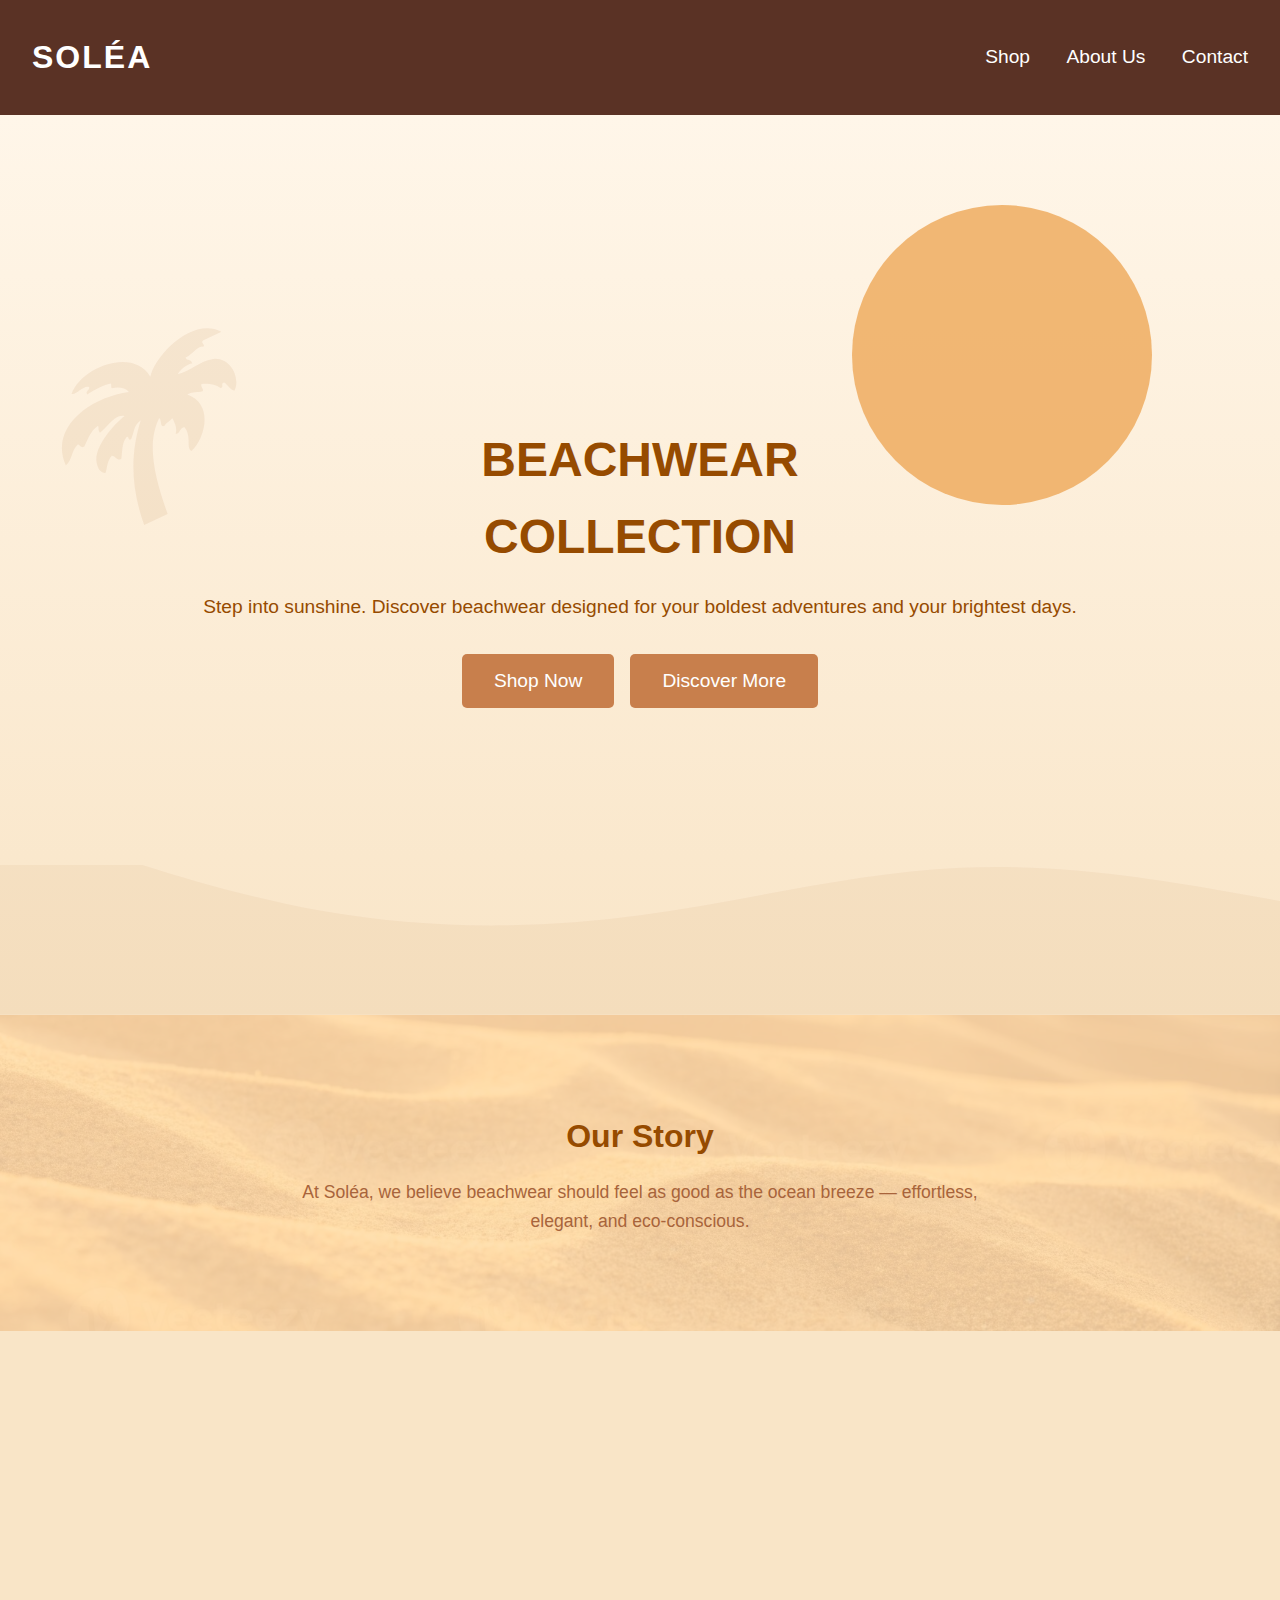
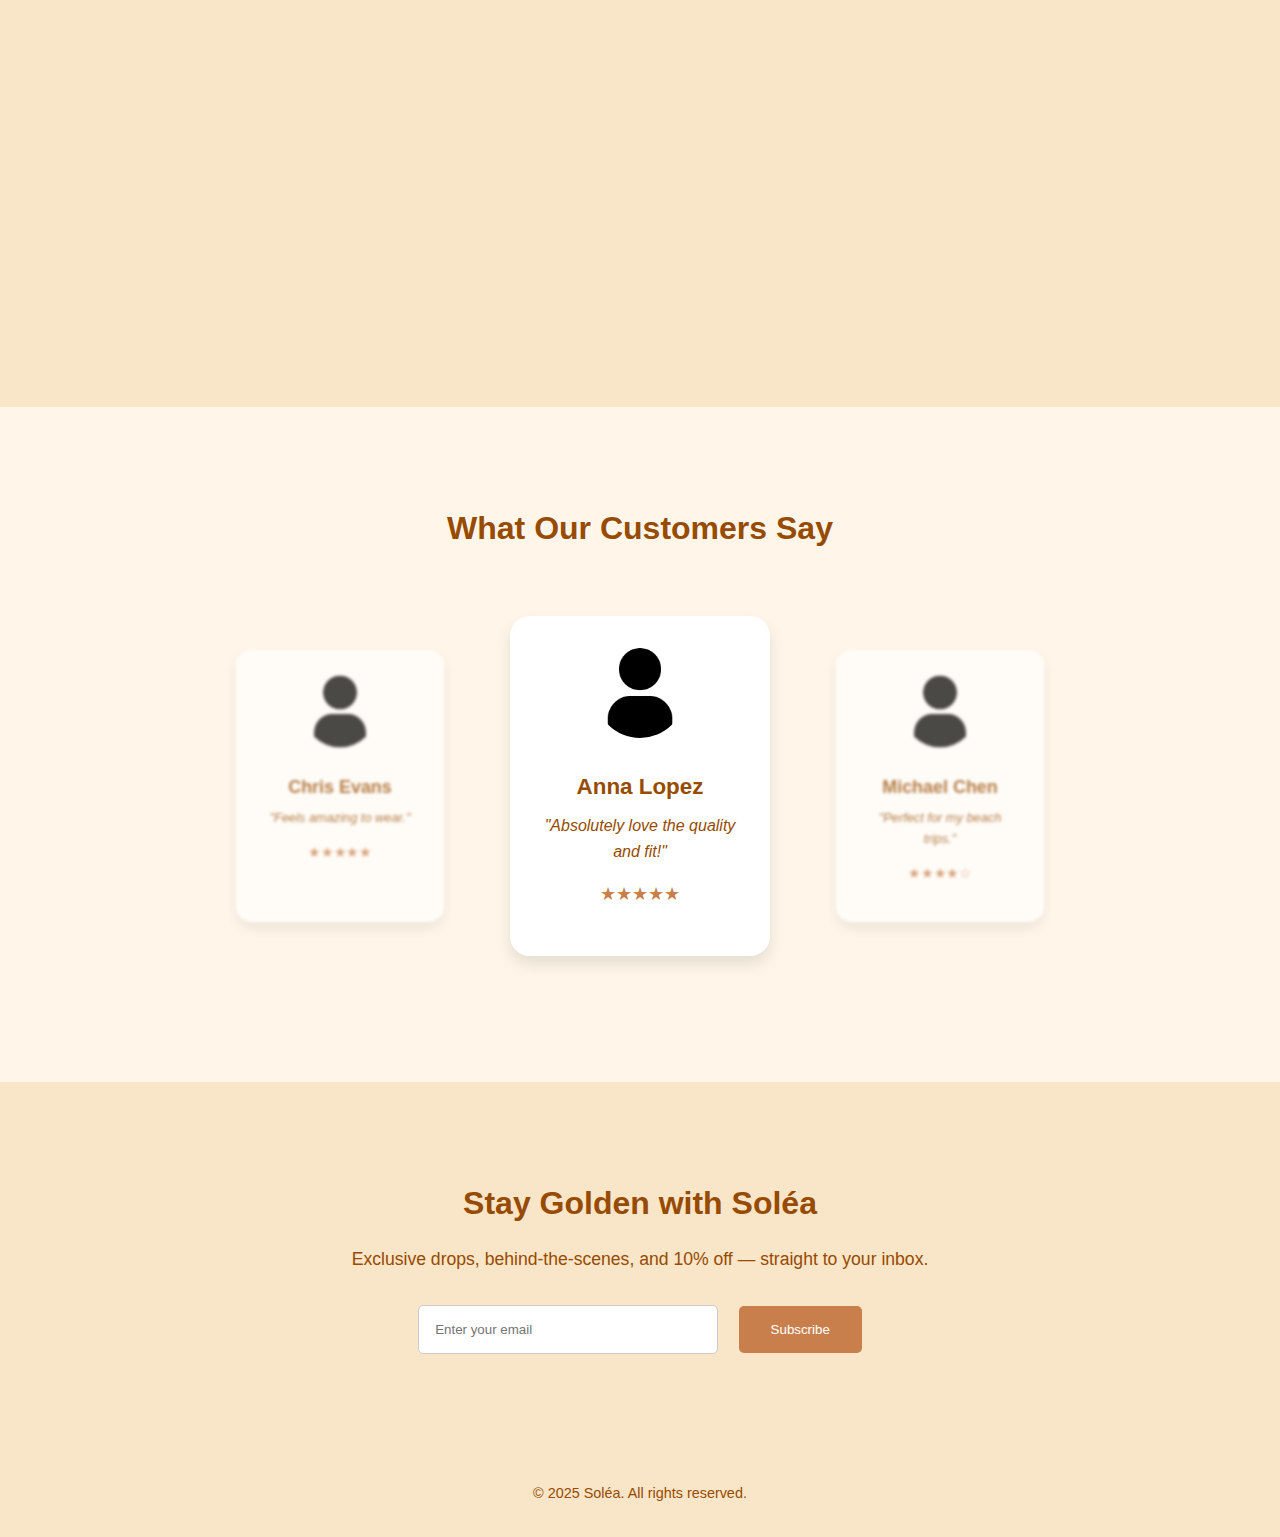
<file: index.html>
<!DOCTYPE html>
<html lang="en">
<head>
  <meta charset="UTF-8">
  <meta name="viewport" content="width=device-width, initial-scale=1.0">
  <title>Soléa - Beachwear Collection</title>
  <link rel="stylesheet" href="styles.css">
</head>
<body>
  <header>
    <a href="index.html"><h1>SOLÉA</h1></a>
    <nav>
      <a href="productPage.html">Shop</a>
      <a href="about.html">About Us</a>
      <a href="contact.html">Contact</a>
    </nav>
  </header>

  <section class="hero">
    <div class="palm-outline"></div>
    <div class="hero-content">
      <h2>BEACHWEAR <br> COLLECTION</h2>
      <p>Step into sunshine. Discover beachwear designed for your boldest adventures and your brightest days.</p>
      <div class="button-group">
        <a href="productPage.html"><button>Shop Now</button></a>
        <a href="about.html"><button>Discover More</button></a>
      </div>
    </div>
    <div class="wave-pattern"></div>
  </section>

  <section class="mission">
    <h3><a href="about.html" style="text-decoration: none; color: inherit;">Our Story</a></h3>
    <p>At Soléa, we believe beachwear should feel as good as the ocean breeze — effortless, elegant, and eco-conscious.</p>
  </section>

  <section class="products">
    <div class="product">
        <a href="product.html?id=product20">
            <img src="Product1MensShorts1.png" alt="Men's Short Sleeve Button Shirt" />
        </a>
      <div class="info">
        <h4>Product Name 1</h4>
        <p>Short product description.</p>
        <a href="product.html?id=product9"><button>Shop Now</button></a>
      </div>
    </div>
    <div class="product">
        <a href="product.html?id=product19">
            <img src="Product12Bikini2.png" alt="Men's Dress Button Shirt" />
        </a>
      <div class="info">
        <h4>Product Name 2</h4>
        <p>Short product description.</p>
        <a href="product.html?id=product8"><button>Shop Now</button></a>
      </div>
    </div>
    <div class="product">
        <a href="product.html?id=product6">
            <img src="Product11Bikini2.png" alt="Tropical Bikini" />
        </a>
      <div class="info">
        <h4>Product Name 3</h4>
        <p>Short product description.</p>
        <a href="product.html?id=product7"><button>Shop Now</button></a>
      </div>
    </div>
  </section>

  <section class="testimonials">
    <h3>What Our Customers Say</h3>
   <!-- <div class="testimonial">
      "Soléa's beachwear made my vacation unforgettable. Comfortable and stylish!"
    </div>
    <div class="testimonial">
      "The quality is amazing and I love the eco-friendly approach."
    </div> -->

    <!-- New Carousel Added -->
    <div class="carousel" id="carousel"></div>
  </section>

  <section class="newsletter">
    <h3>Stay Golden with Soléa</h3>
    <p>Exclusive drops, behind-the-scenes, and 10% off — straight to your inbox.</p>
    <input type="email" placeholder="Enter your email">
    <button>Subscribe</button>
  </section>

  <footer>
    &copy; 2025 Soléa. All rights reserved.
  </footer>

  <script>
    const products = document.querySelectorAll('.product');

    const observer = new IntersectionObserver(entries => {
      entries.forEach(entry => {
        if (entry.isIntersecting) {
          entry.target.classList.add('show');
        } else {
          entry.target.classList.remove('show');
        }
      });
    }, {
      threshold: 0.3
    });

    products.forEach(product => {
      observer.observe(product);
    });

    // Carousel JS
    const testimonials = [
    {name: "Anna Lopez", quote: "Absolutely love the quality and fit!", stars: 5},
    {name: "Michael Chen", quote: "Perfect for my beach trips.", stars: 4},
    {name: "Sarah Johnson", quote: "Stylish and comfortable.", stars: 5},
    {name: "David Kim", quote: "Light and breathable fabric.", stars: 4},
    {name: "Jessica Green", quote: "Love the eco-friendly materials!", stars: 5},
    {name: "Chris Evans", quote: "Feels amazing to wear.", stars: 5}
    ];

    const carousel = document.getElementById('carousel');
    let currentIndex = 0;
    let autoScrollTimer;

    function renderCarousel() {
        carousel.innerHTML = '';
        testimonials.forEach((testimonial, index) => {
        const card = document.createElement('div');
        card.classList.add('testimonial-card');
        card.innerHTML = `
            <img src="avatar.png" alt="Avatar">
            <h4>${testimonial.name}</h4>
            <p>"${testimonial.quote}"</p>
            <div class="stars">${'★'.repeat(testimonial.stars)}${'☆'.repeat(5 - testimonial.stars)}</div>
        `;
        card.addEventListener('click', () => {
            currentIndex = index;
            updateCarousel();
            resetAutoScroll(); // Reset timer on user interaction
        });
        carousel.appendChild(card);
        });

        updateCarousel();
        startAutoScroll(); // Start auto-scroll after first render
    }

    function updateCarousel() {
        const cards = carousel.querySelectorAll('.testimonial-card');
        const totalCards = cards.length;

        cards.forEach((card, index) => {
        card.style.transition = 'transform 0.5s ease, filter 0.5s ease, opacity 0.5s ease';

        let offset = index - currentIndex;

        if (offset < -Math.floor(totalCards / 2)) {
            offset += totalCards;
        }
        if (offset > Math.floor(totalCards / 2)) {
            offset -= totalCards;
        }

        const baseTranslate = 300;

        if (offset === 0) {
            card.style.transform = `translateX(0px) scale(1)`;
            card.style.zIndex = 2;
            card.style.filter = 'none';
            card.style.opacity = 1;
            card.style.pointerEvents = 'auto';
        } else if (Math.abs(offset) === 1) {
            card.style.transform = `translateX(${offset * baseTranslate}px) scale(0.8)`;
            card.style.zIndex = 1;
            card.style.filter = 'blur(2px)';
            card.style.opacity = 0.7;
            card.style.pointerEvents = 'auto';
        } else {
            card.style.transform = `translateX(${offset * baseTranslate}px) scale(0.5)`;
            card.style.zIndex = 0;
            card.style.opacity = 0;
            card.style.pointerEvents = 'none';
        }
        });
    }

    function startAutoScroll() {
        autoScrollTimer = setInterval(() => {
        currentIndex = (currentIndex + 1) % testimonials.length;
        updateCarousel();
        }, 5000); // 5 seconds
    }

    function resetAutoScroll() {
        clearInterval(autoScrollTimer);
        startAutoScroll();
    }

    renderCarousel();
    </script>
</body>
</html>
</file>
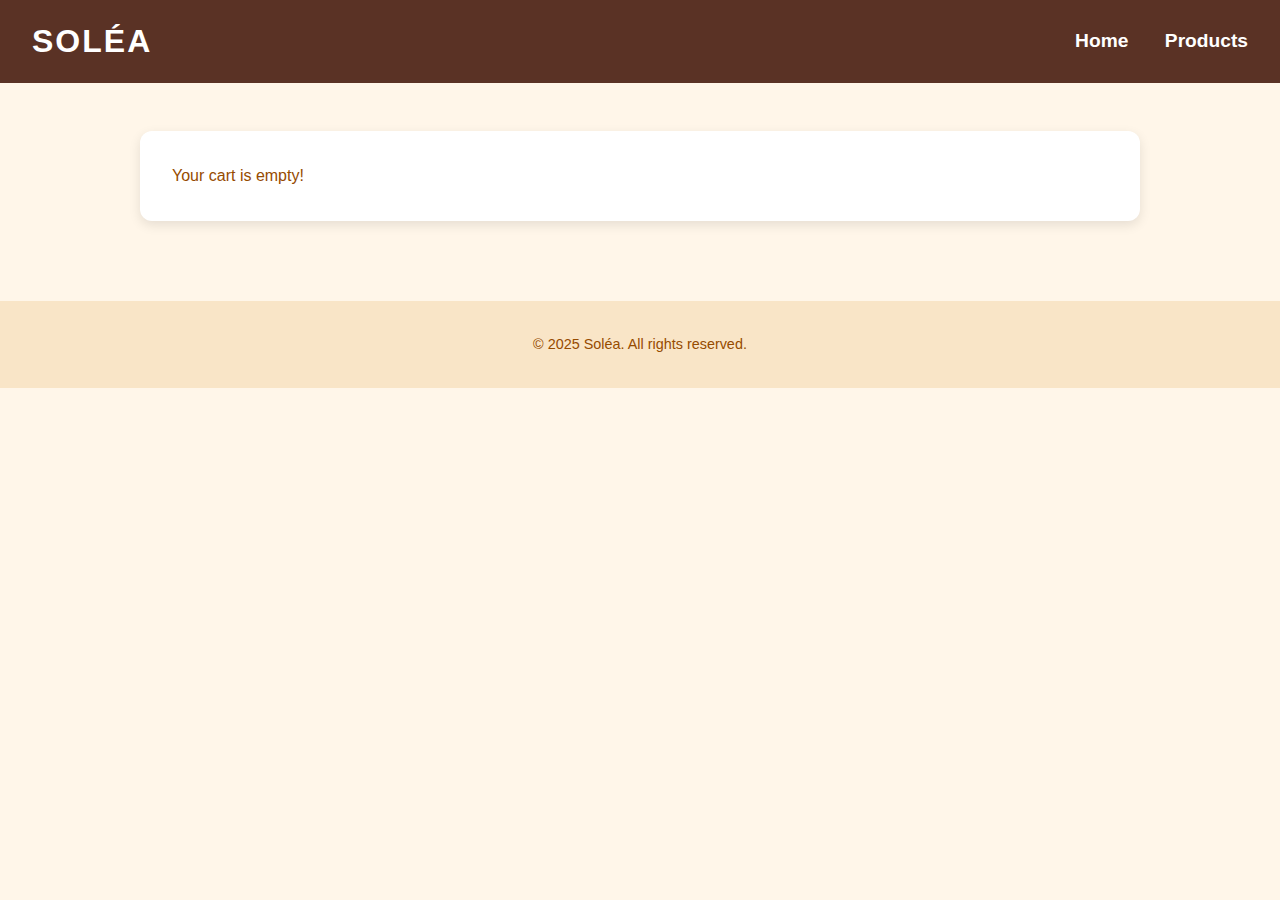
<file: cart.html>
<!DOCTYPE html>
<html lang="en">
<head>
  <meta charset="UTF-8" />
  <meta name="viewport" content="width=device-width, initial-scale=1.0">
  <title>Your Cart | Soléa</title>
  <link rel="stylesheet" href="styles.css" />
  <style>
    body { font-family: 'Helvetica Neue', sans-serif; background-color: #fff6e9; margin: 0; }
    header { background-color: #5a3225; padding: 1rem 2rem; color: white; display: flex; justify-content: space-between; align-items: center; }
    header nav a { color: white; margin-left: 2rem; text-decoration: none; font-weight: bold; }
    .cart-container { max-width: 1000px; margin: 3rem auto; background-color: white; padding: 2rem; border-radius: 12px; box-shadow: 0 4px 12px rgba(0,0,0,0.1); }
    .cart-item { display: flex; align-items: center; margin-bottom: 2rem; border-bottom: 1px solid #ddd; padding-bottom: 1rem; }
    .cart-item img { width: 120px; height: 120px; object-fit: cover; border-radius: 8px; margin-right: 2rem; }
    .cart-item-info { flex: 1; }
    .cart-item-name { font-size: 1.5rem; margin-bottom: 0.5rem; }
    .cart-item-price { font-size: 1.2rem; margin-bottom: 0.5rem; color: #c87f4c; }
    .cart-item-quantity { width: 60px; text-align: center; margin-right: 1rem; }
    .remove-btn { background: none; border: none; color: #c87f4c; cursor: pointer; font-size: 1.2rem; }
    .total { text-align: right; font-size: 1.8rem; margin-top: 2rem; }
    .checkout-btn { display: block; margin: 2rem 0 0 auto; background-color: #c87f4c; color: white; padding: 0.8rem 2rem; border: none; border-radius: 5px; cursor: pointer; font-size: 1.2rem; }
    footer { text-align: center; padding: 2rem; background-color: #f9e5c7; font-size: 0.9rem; margin-top: 5rem; }
  </style>
</head>
<body>

  <header>
    <a href="index.html"><h1>SOLÉA</h1></a>
    <nav>
      <a href="index.html">Home</a>
      <a href="productPage.html">Products</a>
    </nav>
  </header>

  <div class="cart-container" id="cartContainer">
    <!-- Cart items will be loaded here -->
  </div>

  <footer>
    <p>© 2025 Soléa. All rights reserved.</p>
  </footer>

  <script>
    const cartContainer = document.getElementById('cartContainer');

    function loadCart() {
      let cart = JSON.parse(localStorage.getItem('cart')) || [];

      if (cart.length === 0) {
        cartContainer.innerHTML = "<p>Your cart is empty!</p>";
        return;
      }

      let cartHTML = cart.map((item, index) => `
        <div class="cart-item">
          <img src="${item.image}" alt="${item.name}">
          <div class="cart-item-info">
            <div class="cart-item-name">${item.name}</div>
            <div class="cart-item-price">$${item.price.toFixed(2)}</div>
            <div>
              Quantity: <input type="number" min="1" value="${item.quantity}" class="cart-item-quantity" onchange="updateQuantity(${index}, this.value)">
              <button class="remove-btn" onclick="removeItem(${index})">🗑️ Remove</button>
            </div>
          </div>
        </div>
      `).join('');

      let total = cart.reduce((sum, item) => sum + item.price * item.quantity, 0).toFixed(2);

      cartContainer.innerHTML = `
        ${cartHTML}
        <div class="total">Total: $${total}</div>
        <button class="checkout-btn" onclick="checkout()">Checkout</button>
      `;
    }

    function updateQuantity(index, quantity) {
      let cart = JSON.parse(localStorage.getItem('cart'));
      cart[index].quantity = parseInt(quantity);
      localStorage.setItem('cart', JSON.stringify(cart));
      loadCart();
    }

    function removeItem(index) {
      let cart = JSON.parse(localStorage.getItem('cart'));
      cart.splice(index, 1);
      localStorage.setItem('cart', JSON.stringify(cart));
      loadCart();
    }

    function checkout() {
      alert('Checkout not implemented yet!');
    }

    loadCart();
  </script>

</body>
</html>
</file>
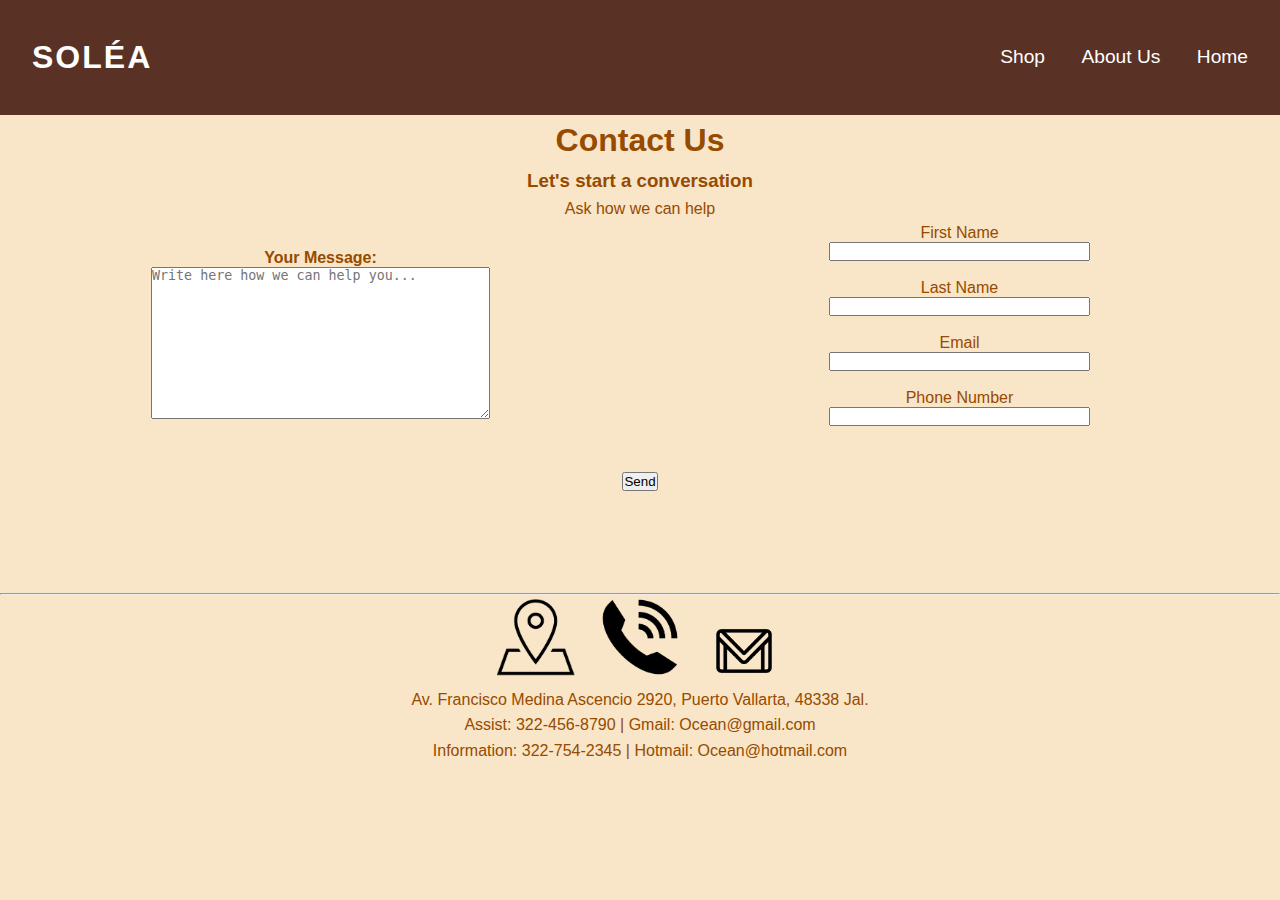
<file: contact.html>
<html>
<head>
    <meta charset="UTF-8">
    <title>Contact Us</title>
    <link rel="stylesheet" href="styles.css">
</head>
<body bgcolor="#FFF3E6">
    <header>
        <a href="index.html"><h1>SOLÉA</h1></a>
        <nav>
          <a href="productPage.html">Shop</a>
          <a href="about.html">About Us</a>
          <a href="index.html">Home</a>
        </nav>
      </header>

<h1 align="center">Contact Us</h1>
<h3 align="center">Let's start a conversation</h3>
<p align="center">Ask how we can help</p>
<table width="100%">
<tr>
<td width="50%" align="center">
<p><b>Your Message:</b></p>
<textarea rows="10" cols="40" placeholder="Write here how we can help you..."></textarea>
</td>


<td width="50%" align="center">
<p>First Name</p>
<input type="text" name="first_name" size="30"><br><br>
<p>Last Name</p>
<input type="text" name="last_name" size="30"><br><br>
<p>Email</p>
 <input type="email" name="email" size="30"><br><br>
 <p>Phone Number</p>
 <input type="tel" name="phone" size="30"><br><br>
</td>
</tr>
</table>
 <div align="center">
 <br>
<input type="submit" value="Send">
</div>
</form>
<br><br><br><br><hr>

 <div align="center">
        <img src="adress.png" width="100" hspace="50">
        <img src="phone.png" width="100" hspace="50">
        <img src="gmail.png" width="100" hspace="50">
    </div>

    <div align="center">
     <p>
    Av. Francisco Medina Ascencio 2920, Puerto Vallarta, 48338 Jal.<br>
    Assist: 322-456-8790 | Gmail: Ocean@gmail.com<br>
    Information: 322-754-2345 | Hotmail: Ocean@hotmail.com
    </p>
    </div>
</body>
</html>
</file>
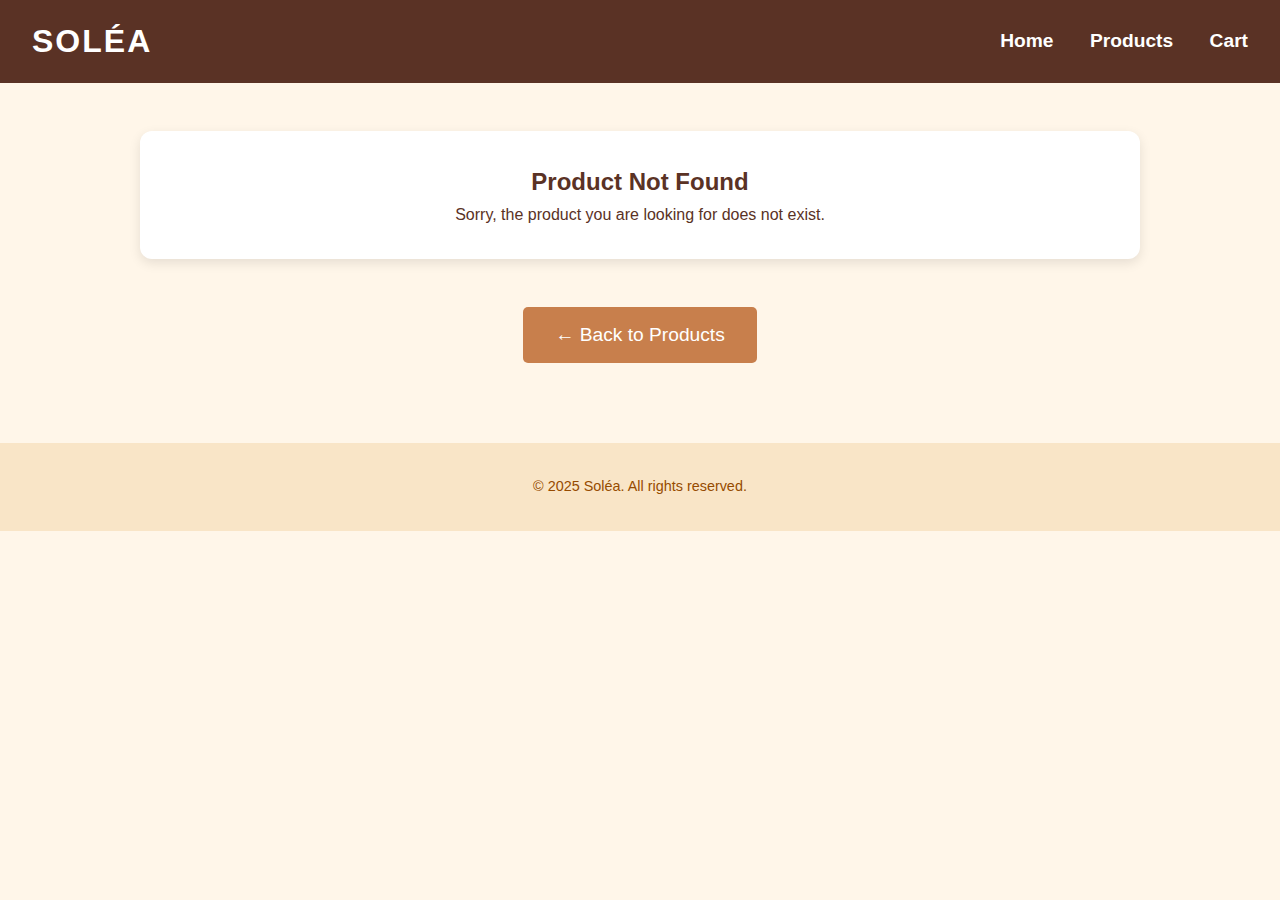
<file: product.html>
<!DOCTYPE html>
<html lang="en">
<head>
  <meta charset="UTF-8" />
  <meta name="viewport" content="width=device-width, initial-scale=1.0">
  <title>Product Details | Soléa</title>
  <link rel="stylesheet" href="styles.css">
  <style>
    body {
      font-family: 'Helvetica Neue', sans-serif;
      background-color: #fff6e9;
      color: #5a3225;
      margin: 0;
      padding: 0;
    }

    header {
      background-color: #5a3225;
      padding: 1rem 2rem;
      display: flex;
      justify-content: space-between;
      align-items: center;
      color: white;
    }

    header nav a {
      color: white;
      margin-left: 2rem;
      text-decoration: none;
      font-weight: bold;
    }

    #productDetail {
      max-width: 1000px;
      margin: 3rem auto;
      padding: 2rem;
      background-color: #fff;
      box-shadow: 0 4px 12px rgba(0,0,0,0.1);
      border-radius: 12px;
      text-align: center;
    }

    .main-image {
      width: 65%;
      max-height: 600px;
      object-fit: fill;
      border-radius: 10px;
      margin-bottom: 1.5rem;
      transition: transform 0.3s ease;
    }

    .main-image:hover {
      transform: scale(1.02);
    }

    .thumbnails {
      display: flex;
      justify-content: center;
      gap: 1rem;
      margin-bottom: 2rem;
    }

    .thumbnails img {
      width: 80px;
      height: 80px;
      object-fit: cover;
      border-radius: 8px;
      cursor: pointer;
      transition: transform 0.3s ease, border 0.3s ease;
    }

    .thumbnails img:hover {
      transform: scale(1.1);
      border: 2px solid #c87f4c;
    }

    .product-info h2 {
      font-size: 2.5rem;
      margin-bottom: 0.5rem;
    }

    .product-info .price {
      font-size: 2rem;
      color: #c87f4c;
      margin-bottom: 1.5rem;
    }

    .product-description {
      font-size: 1.2rem;
      color: #6e4b32;
      margin: 2rem 0;
      line-height: 1.6;
    }

    .button-style {
      background-color: #c87f4c;
      border: none;
      color: white;
      padding: 0.8rem 2rem;
      border-radius: 5px;
      text-decoration: none;
      font-size: 1.2rem;
      cursor: pointer;
      transition: background-color 0.3s ease;
    }

    .button-style:hover {
      background-color: #a8643b;
    }

    .extra-info {
      margin-top: 3rem;
      text-align: left;
    }

    .extra-info h3 {
      font-size: 1.8rem;
      margin-bottom: 1rem;
      color: #964b00;
    }

    .extra-info p {
      font-size: 1rem;
      margin-bottom: 2rem;
      line-height: 1.5;
    }

    .related-products {
      margin-top: 4rem;
    }

    .related-products h3 {
      font-size: 2rem;
      margin-bottom: 2rem;
      color: #964b00;
    }

    .related-products-grid {
      display: flex;
      gap: 1.5rem;
      justify-content: center;
      flex-wrap: wrap;
    }

    .related-products-grid img {
      width: 150px;
      height: 150px;
      object-fit: cover;
      border-radius: 8px;
      cursor: pointer;
      transition: transform 0.3s ease;
    }

    .related-products-grid img:hover {
      transform: scale(1.05);
    }

    .back-button {
      margin: 3rem auto 0;
      display: block;
      text-align: center;
      width: fit-content;
    }

    footer {
      text-align: center;
      padding: 2rem;
      background-color: #f9e5c7;
      font-size: 0.9rem;
      margin-top: 5rem;
    }

    @media (max-width: 768px) {
      #productDetail {
        padding: 1rem;
      }

      .main-image {
        max-height: 400px;
      }
    }
  </style>
</head>
<body>

  <header>
    <a href="index.html"><h1>SOLÉA</h1></a>
    <nav>
      <a href="index.html">Home</a>
      <a href="productPage.html">Products</a>
      <a href="cart.html">Cart</a>
    </nav>
  </header>

  <main id="productDetail">
    <!-- Dynamic product info will be injected here -->
  </main>

  <a href="productPage.html" class="button-style back-button">← Back to Products</a>

  <footer>
    <p>© 2025 Soléa. All rights reserved.</p>
  </footer>

  <script>
    const products = {
        product1:  { name: "Men's Beach Tee",               price: "$29.99", image: "Product5MensTShirt1.png",    images: ["Product5MensTShirt1.png", "Product5MensTShirt2.png", "Product5MensTShirt3.png"],    description: "A lightweight tee perfect for beach days. Made from organic cotton.",             tags: ["mens", "t-shirt"],     fabricDetails: "100% Organic Cotton. Breathable and soft.",              careInstructions: "Machine wash cold, tumble dry low. Do not bleach.",                     shippingInfo: "Ships within 5-7 business days." },
        product2:  { name: "Men's Cool Tee",                price: "$34.99", image: "Product6mensTShirt1.png",    images: ["Product6mensTShirt1.png", "Product6mensTShirt2.png", "Product6mensTShirt3.png"],    description: "Stay cool and stylish with this modern fit tee.",                                 tags: ["mens", "t-shirt"],     fabricDetails: "95% Cotton, 5% Elastane for stretch and comfort.",       careInstructions: "Wash with similar colors. Iron on low heat.",                                shippingInfo: "Ships within 5-7 business days." },
        product3:  { name: "Men's Graphic Tee",             price: "$39.99", image: "Product7MensTShirt1.png",    images: ["Product7MensTShirt1.png", "Product7MensTShirt2.png", "Product7MensTShirt3.png"],    description: "A graphic tee designed for comfort and expression.",                              tags: ["mens", "t-shirt"],     fabricDetails: "100% Cotton. Durable print design.",                     careInstructions: "Cold wash inside-out. Tumble dry low.",                                       shippingInfo: "Ships within 5-7 business days." },
        product4:  { name: "Men's Plain Tee",               price: "$24.99", image: "product8MensTshirt1.png",    images: ["product8MensTshirt1.png", "product8MensTshirt2.png", "product8MensTshirt3.png"],    description: "Simple and versatile plain t-shirt for everyday wear.",                           tags: ["mens", "t-shirt"],     fabricDetails: "Organic Cotton Blend. Soft touch.",                      careInstructions: "Wash at 30°C. No bleach.",                                                    shippingInfo: "Ships within 3-5 business days." },
        product5:  { name: "Classic Bikini",                price: "$49.99", image: "Product9bikini1.png",        images: ["Product9bikini1.png", "Product9bikini2.png", "Product9bikini3.png"],                description: "Classic bikini for timeless beach style.",                                        tags: ["womens", "bikini"],    fabricDetails: "82% Nylon, 18% Spandex for perfect fit.",                careInstructions: "Hand wash cold. Line dry.",                                                   shippingInfo: "Ships within 5-7 business days." },
        product6:  { name: "Tropical Bikini",               price: "$59.99", image: "Product10bikini1.png",       images: ["Product10bikini1.png", "Product10bikini2.png", "Product10bikini3.png"],             description: "Vibrant tropical design bikini perfect for vacations.",                           tags: ["womens", "bikini"],    fabricDetails: "Quick-dry, chlorine resistant fabric.",                  careInstructions: "Rinse after use. Air dry in shade.",                                          shippingInfo: "Ships within 5-7 business days." },
        product7:  { name: "High-Waist Bikini",             price: "$54.99", image: "Product11bikini1.png",       images: ["Product11bikini1.png", "Product11bikini2.png", "Product11bikini3.png"],             description: "Retro-inspired high-waist bikini set.",                                           tags: ["womens", "bikini"],    fabricDetails: "Soft stretch nylon-spandex blend.",                      careInstructions: "Hand wash separately in cold water.",                                         shippingInfo: "Ships within 7-10 business days." },
        product8:  { name: "Minimalist Bikini",             price: "$44.99", image: "Product12bikini1.png",       images: ["Product12bikini1.png", "Product12bikini2.png", "Product12bikini3.png"],             description: "Minimalist bikini with clean lines and chic appeal.",                             tags: ["womens", "bikini"],    fabricDetails: "80% Polyester, 20% Elastane.",                           careInstructions: "Do not wring. Lay flat to dry.",                                              shippingInfo: "Ships within 5-7 business days." },
        product9:  { name: "Men's Cargo Shorts",            price: "$34.99", image: "Product1MensShorts1.png",    images: ["Product1MensShorts1.png", "Product1MensShorts2.png", "Product1MensShorts3.png"],    description: "Utility cargo shorts with ample storage and comfort.",                            tags: ["mens", "shorts"],      fabricDetails: "Cotton canvas with durable seams.",                      careInstructions: "Cold wash. Tumble dry low.",                                                  shippingInfo: "Ships within 5-7 business days." },
        product10: { name: "Men's Beach Shorts",            price: "$29.99", image: "Product2MensShorts1.png",    images: ["Product2MensShorts1.png", "Product2MensShorts2.png", "Product2MensShorts3.png"],    description: "Casual beach shorts for sunny days.",                                             tags: ["mens", "shorts"],      fabricDetails: "Polyester quick-dry fabric.",                            careInstructions: "Hand rinse after saltwater use.",                                             shippingInfo: "Ships within 5-7 business days." },
        product11: { name: "Men's Sport Shorts",            price: "$39.99", image: "Product3MensShorts1.png",    images: ["Product3MensShorts1.png", "Product3MensShorts2.png", "Product3MensShorts3.png"],    description: "Performance sport shorts with breathable fabric.",                                tags: ["mens", "shorts"],      fabricDetails: "Moisture-wicking synthetic blend.",                      careInstructions: "Machine wash cold.",                                                          shippingInfo: "Ships within 3-5 business days." },
        product12: { name: "Men's Linen Shorts",            price: "$27.99", image: "Product4MensShorts1.png",    images: ["Product4MensShorts1.png", "Product4MensShorts2.png", "Product4MensShorts3.png"],    description: "Lightweight linen shorts for warm weather.",                                      tags: ["mens", "shorts"],      fabricDetails: "100% Linen, breathable and soft.",                       careInstructions: "Wash with cold water. No tumble dry.",                                          shippingInfo: "Ships within 5-7 business days." },
        product13: { name: "Men's Chino Pants",             price: "$59.99", image: "Product13MensPants1.png",    images: ["Product13MensPants1.png", "Product13MensPants2.png", "Product13MensPants3.png"],    description: "Classic chino pants for a refined casual look.",                                  tags: ["mens", "pants"],       fabricDetails: "Cotton-twill fabric with slight stretch.",               careInstructions: "Cold gentle cycle.",                                                          shippingInfo: "Ships within 5-7 business days." },
        product14: { name: "Men's Slim Jeans",              price: "$64.99", image: "Product14MensPants1.png",    images: ["Product14MensPants1.png", "Product14MensPants2.png", "Product13MensPants3.png"],    description: "Modern slim-fit jeans with a touch of stretch.",                                  tags: ["mens", "pants"],       fabricDetails: "Denim blend for perfect fit.",                           careInstructions: "Machine wash inside out.",                                                    shippingInfo: "Ships within 5-7 business days." },
        product15: { name: "Men's Jogger Pants",            price: "$54.99", image: "Product15MensPants1.png",    images: ["Product15MensPants1.png", "Product15MensPants2.png", "Product13MensPants3.png"],    description: "Comfortable jogger pants for casual outings.",                                    tags: ["mens", "pants"],       fabricDetails: "Fleece lined cotton blend.",                             careInstructions: "Wash on gentle cycle.",                                                       shippingInfo: "Ships within 5-7 business days." },
        product16: { name: "Men's Formal Trousers",         price: "$69.99", image: "Product16MensPants1.png",    images: ["Product16MensPants1.png", "Product16MensPants2.png", "Product13MensPants3.png"],    description: "Elegant formal trousers perfect for events.",                                     tags: ["mens", "pants"],       fabricDetails: "Wool-blend, wrinkle-resistant.",                         careInstructions: "Dry clean only.",                                                             shippingInfo: "Ships within 7-10 business days." },
        product17: { name: "Men's Linen Button Shirt",      price: "$49.99", image: "product17.jpg",   images: ["product17.jpg", "product17.jpg", "product17.jpg"], description: "Breathable linen button-down shirt for hot days.",                                tags: ["mens", "buttons"],     fabricDetails: "100% Linen, relaxed fit.",                               careInstructions: "Cold wash. Hang dry.",                                                         shippingInfo: "Ships within 5-7 business days." },
        product18: { name: "Men's Casual Button Shirt",     price: "$44.99", image: "product18.jpg",   images: ["product18.jpg", "product18.jpg", "product18.jpg"], description: "Casual button-down shirt for laid-back style.",                                   tags: ["mens", "buttons"],     fabricDetails: "Cotton-polyester blend.",                                careInstructions: "Machine wash cold, line dry.",                                                 shippingInfo: "Ships within 5-7 business days." },
        product19: { name: "Men's Dress Button Shirt",      price: "$59.99", image: "product19.jpg",   images: ["product19.jpg", "product19.jpg", "product19.jpg"], description: "Sharp dress shirt suitable for formal occasions.",                                tags: ["mens", "buttons"],     fabricDetails: "Premium cotton blend, no iron.",                         careInstructions: "Wash warm, hang dry.",                                                         shippingInfo: "Ships within 5-7 business days." },
        product20: { name: "Men's Short Sleeve Button Shirt", price: "$39.99", image: "product20.jpg", images: ["product20.jpg", "product20.jpg", "product20.jpg"], description: "Short sleeve button shirt ideal for summer.",                                     tags: ["mens", "buttons"],     fabricDetails: "Lightweight cotton.",                                    careInstructions: "Cold wash and dry flat.",                                                     shippingInfo: "Ships within 5-7 business days." },
        product21: { name: "Women's Denim Shorts",          price: "$34.99", image: "product21.jpg",   images: ["product21.jpg", "product21.jpg", "product21.jpg"], description: "Classic women's denim shorts with a relaxed fit.",                                tags: ["womens", "shorts"],    fabricDetails: "100% Cotton denim.",                                     careInstructions: "Wash with similar colors.",                                                   shippingInfo: "Ships within 5-7 business days." },
        product22: { name: "Women's Linen Shorts",          price: "$29.99", image: "product22.jpg",   images: ["product22.jpg", "product22.jpg", "product22.jpg"], description: "Comfortable and breezy linen shorts.",                                            tags: ["womens", "shorts"],    fabricDetails: "Linen-rayon blend.",                                     careInstructions: "Hand wash cold.",                                                             shippingInfo: "Ships within 3-5 business days." },
        product23: { name: "Women's Sport Shorts",          price: "$44.99", image: "product23.jpg",   images: ["product23.jpg", "product23.jpg", "product23.jpg"], description: "Performance shorts for active women.",                                            tags: ["womens", "shorts"],    fabricDetails: "Polyester and spandex mix.",                             careInstructions: "Machine wash gentle cycle.",                                                       shippingInfo: "Ships within 5-7 business days." },
        product24: { name: "Women's High-Waist Shorts",     price: "$39.99", image: "product24.jpg",   images: ["product24.jpg", "product24.jpg", "product24.jpg"], description: "Trendy high-waist shorts for a flattering fit.",                                  tags: ["womens", "shorts"],    fabricDetails: "Stretch denim blend.",                                   careInstructions: "Turn inside out to wash.",                                                          shippingInfo: "Ships within 5-7 business days." },
        product25: { name: "Women's Palazzo Pants",         price: "$59.99", image: "product25.jpg",   images: ["product25.jpg", "product25.jpg", "product25.jpg"], description: "Flowy palazzo pants for ultimate comfort.",                                       tags: ["womens", "pants"],     fabricDetails: "Soft viscose fabric.",                                   careInstructions: "Gentle machine wash.",                                                              shippingInfo: "Ships within 5-7 business days." },
        product26: { name: "Women's Slim Trousers",         price: "$64.99", image: "product26.jpg",   images: ["product26.jpg", "product26.jpg", "product26.jpg"], description: "Slim-fit trousers with a tailored silhouette.",                                   tags: ["womens", "pants"],     fabricDetails: "Stretch cotton twill.",                                  careInstructions: "Machine wash cold, tumble dry low.",                                                  shippingInfo: "Ships within 5-7 business days." },
        product27: { name: "Women's Wide-Leg Pants",        price: "$54.99", image: "product27.jpg",   images: ["product27.jpg", "product27.jpg", "product27.jpg"], description: "Wide-leg pants for a chic, modern style.",                                        tags: ["womens", "pants"],     fabricDetails: "Polyester-blend drape fabric.",                          careInstructions: "Hand wash recommended.",                                                              shippingInfo: "Ships within 5-7 business days." },
        product28: { name: "Women's Formal Pants",          price: "$69.99", image: "product28.jpg",   images: ["product28.jpg", "product28.jpg", "product28.jpg"], description: "Elegant formal pants for professional settings.",                                 tags: ["womens", "pants"],     fabricDetails: "Poly-viscose blend.",                                    careInstructions: "Dry clean only.",                                                                    shippingInfo: "Ships within 7-10 business days." },
        product29: { name: "Women's Basic Tee",             price: "$29.99", image: "product29.jpg",   images: ["product29.jpg", "product29.jpg", "product29.jpg"], description: "Essential basic tee for everyday wear.",                                          tags: ["womens", "t-shirt"],    fabricDetails: "100% Combed cotton.",                                   careInstructions: "Machine wash cold.",                                                                  shippingInfo: "Ships within 5-7 business days." },
        product30: { name: "Women's Graphic Tee",           price: "$34.99", image: "product30.jpg",   images: ["product30.jpg", "product30.jpg", "product30.jpg"], description: "Graphic tee with stylish prints.",                                                tags: ["womens", "t-shirt"],    fabricDetails: "Pre-shrunk cotton fabric.",                             careInstructions: "Turn inside out. Wash gentle cycle.",                                                 shippingInfo: "Ships within 5-7 business days." },
        product31: { name: "Women's Crop Tee",              price: "$39.99", image: "product31.jpg",   images: ["product31.jpg", "product31.jpg", "product31.jpg"], description: "Trendy crop tee for casual vibes.",                                               tags: ["womens", "t-shirt"],    fabricDetails: "Cotton-poly blend.",                                    careInstructions: "Wash cold. Dry flat.",                                                                 shippingInfo: "Ships within 5-7 business days." },
        product32: { name: "Women's Oversized Tee",         price: "$24.99", image: "product32.jpg",   images: ["product32.jpg", "product32.jpg", "product32.jpg"], description: "Relaxed-fit oversized tee for comfort and style.",                                tags: ["womens", "t-shirt"],    fabricDetails: "Slub cotton jersey fabric.",                            careInstructions: "Wash warm with like colors.",                                                          shippingInfo: "Ships within 5-7 business days." }
        };

    const params = new URLSearchParams(window.location.search);
    const productId = params.get('id');

    const productDetail = document.getElementById('productDetail');
    const product = products[productId];

    if (product) {
      productDetail.innerHTML = `
        <img src="${product.image}" alt="${product.name}" class="main-image" id="mainProductImage">
        <div class="thumbnails">
          ${product.images.map(img => `<img src="${img}" onclick="changeMainImage('${img}')">`).join('')}
        </div>
        <div class="product-info">
          <h2>${product.name}</h2>
          <div class="price">${product.price}</div>
          <button id="addToCartBtn" class="button-style" onclick="addToCart()">Add to Cart</button>
        </div>
        <div class="product-description">
          ${product.description}
        </div>
        <div class="extra-info">
          <h3>Fabric Details</h3>
          <p>${product.fabricDetails}</p>
          <h3>Care Instructions</h3>
          <p>${product.careInstructions}</p>
          <h3>Shipping Information</h3>
          <p>${product.shippingInfo}</p>
        </div>
        <div class="related-products">
          <h3>You Might Also Like</h3>
          <div class="related-products-grid" id="relatedProducts"></div>
        </div>
      `;

      loadRelatedProducts(productId, product.tags);
    } else {
      productDetail.innerHTML = `
        <h2>Product Not Found</h2>
        <p>Sorry, the product you are looking for does not exist.</p>
      `;
    }

    function changeMainImage(src) {
      document.getElementById('mainProductImage').src = src;
    }

    function loadRelatedProducts(currentId, currentTags) {
      const relatedContainer = document.getElementById('relatedProducts');
      let related = [];

      for (const [id, prod] of Object.entries(products)) {
        if (id !== currentId && prod.tags.some(tag => currentTags.includes(tag))) {
          related.push({ id, ...prod });
        }
      }

      // Shuffle and pick up to 4
      related = related.sort(() => 0.5 - Math.random()).slice(0, 4);

      relatedContainer.innerHTML = related.map(prod => `
        <a href="product.html?id=${prod.id}">
          <img src="${prod.image}" alt="${prod.name}">
        </a>
      `).join('');
    }


    //Add to cart
    function addToCart() {
    let cart = JSON.parse(localStorage.getItem('cart')) || [];

    const productInCart = cart.find(item => item.id === productId);

    if (productInCart) {
        productInCart.quantity += 1;
    } else {
        cart.push({ 
        id: productId, 
        name: product.name, 
        price: parseFloat(product.price.replace('$', '')), 
        image: product.image, 
        quantity: 1 
        });
    }

    localStorage.setItem('cart', JSON.stringify(cart));

    const btn = document.getElementById('addToCartBtn');
    btn.innerText = "Added to Cart! ✅";
    btn.disabled = true;
    }



  </script>

</body>
</html>









<!--
    const products = {
    product1:  { name: "Men's Beach Tee",               price: "$29.99", image: "sand.png",        images: ["sand.png", "sand2.png", "sand3.png"],              description: "A lightweight tee perfect for beach days. Made from organic cotton.",             tags: ["mens", "t-shirt"],     fabricDetails: "100% Organic Cotton. Breathable and soft.",              careInstructions: "Machine wash cold, tumble dry low. Do not bleach.",                     shippingInfo: "Ships within 5-7 business days." },
    product2:  { name: "Men's Cool Tee",                price: "$34.99", image: "product2.jpg",    images: ["product2.jpg", "product2.jpg", "product2.jpg"],    description: "Stay cool and stylish with this modern fit tee.",                                 tags: ["mens", "t-shirt"],     fabricDetails: "95% Cotton, 5% Elastane for stretch and comfort.",       careInstructions: "Wash with similar colors. Iron on low heat.",                                shippingInfo: "Ships within 5-7 business days." },
    product3:  { name: "Men's Graphic Tee",             price: "$39.99", image: "product3.jpg",    images: ["product3.jpg", "product3.jpg", "product3.jpg"],    description: "A graphic tee designed for comfort and expression.",                              tags: ["mens", "t-shirt"],     fabricDetails: "100% Cotton. Durable print design.",                     careInstructions: "Cold wash inside-out. Tumble dry low.",                                       shippingInfo: "Ships within 5-7 business days." },
    product4:  { name: "Men's Plain Tee",               price: "$24.99", image: "product4.jpg",    images: ["product4.jpg", "product4.jpg", "product4.jpg"],    description: "Simple and versatile plain t-shirt for everyday wear.",                           tags: ["mens", "t-shirt"],     fabricDetails: "Organic Cotton Blend. Soft touch.",                      careInstructions: "Wash at 30°C. No bleach.",                                                    shippingInfo: "Ships within 3-5 business days." },
    product5:  { name: "Classic Bikini",                price: "$49.99", image: "product5.jpg",    images: ["product5.jpg", "product5.jpg", "product5.jpg"],    description: "Classic bikini for timeless beach style.",                                        tags: ["womens", "bikini"],    fabricDetails: "82% Nylon, 18% Spandex for perfect fit.",                careInstructions: "Hand wash cold. Line dry.",                                                   shippingInfo: "Ships within 5-7 business days." },
    product6:  { name: "Tropical Bikini",               price: "$59.99", image: "product6.jpg",    images: ["product6.jpg", "product6.jpg", "product6.jpg"],    description: "Vibrant tropical design bikini perfect for vacations.",                           tags: ["womens", "bikini"],    fabricDetails: "Quick-dry, chlorine resistant fabric.",                  careInstructions: "Rinse after use. Air dry in shade.",                                          shippingInfo: "Ships within 5-7 business days." },
    product7:  { name: "High-Waist Bikini",             price: "$54.99", image: "product7.jpg",    images: ["product7.jpg", "product7.jpg", "product7.jpg"],    description: "Retro-inspired high-waist bikini set.",                                           tags: ["womens", "bikini"],    fabricDetails: "Soft stretch nylon-spandex blend.",                      careInstructions: "Hand wash separately in cold water.",                                         shippingInfo: "Ships within 7-10 business days." },
    product8:  { name: "Minimalist Bikini",             price: "$44.99", image: "product8.jpg",    images: ["product8.jpg", "product8.jpg", "product8.jpg"],    description: "Minimalist bikini with clean lines and chic appeal.",                             tags: ["womens", "bikini"],    fabricDetails: "80% Polyester, 20% Elastane.",                           careInstructions: "Do not wring. Lay flat to dry.",                                              shippingInfo: "Ships within 5-7 business days." },
    product9:  { name: "Men's Cargo Shorts",            price: "$34.99", image: "product9.jpg",    images: ["product9.jpg", "product9.jpg", "product9.jpg"],    description: "Utility cargo shorts with ample storage and comfort.",                            tags: ["mens", "shorts"],      fabricDetails: "Cotton canvas with durable seams.",                      careInstructions: "Cold wash. Tumble dry low.",                                                  shippingInfo: "Ships within 5-7 business days." },
    product10: { name: "Men's Beach Shorts",            price: "$29.99", image: "product10.jpg",   images: ["product10.jpg", "product10.jpg", "product10.jpg"], description: "Casual beach shorts for sunny days.",                                             tags: ["mens", "shorts"],      fabricDetails: "Polyester quick-dry fabric.",                            careInstructions: "Hand rinse after saltwater use.",                                             shippingInfo: "Ships within 5-7 business days." },
    product11: { name: "Men's Sport Shorts",            price: "$39.99", image: "product11.jpg",   images: ["product11.jpg", "product11.jpg", "product11.jpg"], description: "Performance sport shorts with breathable fabric.",                                tags: ["mens", "shorts"],      fabricDetails: "Moisture-wicking synthetic blend.",                      careInstructions: "Machine wash cold.",                                                          shippingInfo: "Ships within 3-5 business days." },
    product12: { name: "Men's Linen Shorts",            price: "$27.99", image: "product12.jpg",   images: ["product12.jpg", "product12.jpg", "product12.jpg"], description: "Lightweight linen shorts for warm weather.",                                      tags: ["mens", "shorts"],      fabricDetails: "100% Linen, breathable and soft.",                       careInstructions: "Wash with cold water. No tumble dry.",                                          shippingInfo: "Ships within 5-7 business days." },
    product13: { name: "Men's Chino Pants",             price: "$59.99", image: "product13.jpg",   images: ["product13.jpg", "product13.jpg", "product13.jpg"], description: "Classic chino pants for a refined casual look.",                                  tags: ["mens", "pants"],       fabricDetails: "Cotton-twill fabric with slight stretch.",               careInstructions: "Cold gentle cycle.",                                                          shippingInfo: "Ships within 5-7 business days." },
    product14: { name: "Men's Slim Jeans",              price: "$64.99", image: "product14.jpg",   images: ["product14.jpg", "product14.jpg", "product14.jpg"], description: "Modern slim-fit jeans with a touch of stretch.",                                  tags: ["mens", "pants"],       fabricDetails: "Denim blend for perfect fit.",                           careInstructions: "Machine wash inside out.",                                                    shippingInfo: "Ships within 5-7 business days." },
    product15: { name: "Men's Jogger Pants",            price: "$54.99", image: "product15.jpg",   images: ["product15.jpg", "product15.jpg", "product15.jpg"], description: "Comfortable jogger pants for casual outings.",                                    tags: ["mens", "pants"],       fabricDetails: "Fleece lined cotton blend.",                             careInstructions: "Wash on gentle cycle.",                                                       shippingInfo: "Ships within 5-7 business days." },
    product16: { name: "Men's Formal Trousers",         price: "$69.99", image: "product16.jpg",   images: ["product16.jpg", "product16.jpg", "product16.jpg"], description: "Elegant formal trousers perfect for events.",                                     tags: ["mens", "pants"],       fabricDetails: "Wool-blend, wrinkle-resistant.",                         careInstructions: "Dry clean only.",                                                             shippingInfo: "Ships within 7-10 business days." },
    product17: { name: "Men's Linen Button Shirt",      price: "$49.99", image: "product17.jpg",   images: ["product17.jpg", "product17.jpg", "product17.jpg"], description: "Breathable linen button-down shirt for hot days.",                                tags: ["mens", "buttons"],     fabricDetails: "100% Linen, relaxed fit.",                               careInstructions: "Cold wash. Hang dry.",                                                         shippingInfo: "Ships within 5-7 business days." },
    product18: { name: "Men's Casual Button Shirt",     price: "$44.99", image: "product18.jpg",   images: ["product18.jpg", "product18.jpg", "product18.jpg"], description: "Casual button-down shirt for laid-back style.",                                   tags: ["mens", "buttons"],     fabricDetails: "Cotton-polyester blend.",                                careInstructions: "Machine wash cold, line dry.",                                                 shippingInfo: "Ships within 5-7 business days." },
    product19: { name: "Men's Dress Button Shirt",      price: "$59.99", image: "product19.jpg",   images: ["product19.jpg", "product19.jpg", "product19.jpg"], description: "Sharp dress shirt suitable for formal occasions.",                                tags: ["mens", "buttons"],     fabricDetails: "Premium cotton blend, no iron.",                         careInstructions: "Wash warm, hang dry.",                                                         shippingInfo: "Ships within 5-7 business days." },
    product20: { name: "Men's Short Sleeve Button Shirt", price: "$39.99", image: "product20.jpg", images: ["product20.jpg", "product20.jpg", "product20.jpg"], description: "Short sleeve button shirt ideal for summer.",                                     tags: ["mens", "buttons"],     fabricDetails: "Lightweight cotton.",                                    careInstructions: "Cold wash and dry flat.",                                                     shippingInfo: "Ships within 5-7 business days." },
    product21: { name: "Women's Denim Shorts",          price: "$34.99", image: "product21.jpg",   images: ["product21.jpg", "product21.jpg", "product21.jpg"], description: "Classic women's denim shorts with a relaxed fit.",                                tags: ["womens", "shorts"],    fabricDetails: "100% Cotton denim.",                                     careInstructions: "Wash with similar colors.",                                                   shippingInfo: "Ships within 5-7 business days." },
    product22: { name: "Women's Linen Shorts",          price: "$29.99", image: "product22.jpg",   images: ["product22.jpg", "product22.jpg", "product22.jpg"], description: "Comfortable and breezy linen shorts.",                                            tags: ["womens", "shorts"],    fabricDetails: "Linen-rayon blend.",                                     careInstructions: "Hand wash cold.",                                                             shippingInfo: "Ships within 3-5 business days." },
    product23: { name: "Women's Sport Shorts",          price: "$44.99", image: "product23.jpg",   images: ["product23.jpg", "product23.jpg", "product23.jpg"], description: "Performance shorts for active women.",                                            tags: ["womens", "shorts"],    fabricDetails: "Polyester and spandex mix.",                             careInstructions: "Machine wash gentle cycle.",                                                       shippingInfo: "Ships within 5-7 business days." },
    product24: { name: "Women's High-Waist Shorts",     price: "$39.99", image: "product24.jpg",   images: ["product24.jpg", "product24.jpg", "product24.jpg"], description: "Trendy high-waist shorts for a flattering fit.",                                  tags: ["womens", "shorts"],    fabricDetails: "Stretch denim blend.",                                   careInstructions: "Turn inside out to wash.",                                                          shippingInfo: "Ships within 5-7 business days." },
    product25: { name: "Women's Palazzo Pants",         price: "$59.99", image: "product25.jpg",   images: ["product25.jpg", "product25.jpg", "product25.jpg"], description: "Flowy palazzo pants for ultimate comfort.",                                       tags: ["womens", "pants"],     fabricDetails: "Soft viscose fabric.",                                   careInstructions: "Gentle machine wash.",                                                              shippingInfo: "Ships within 5-7 business days." },
    product26: { name: "Women's Slim Trousers",         price: "$64.99", image: "product26.jpg",   images: ["product26.jpg", "product26.jpg", "product26.jpg"], description: "Slim-fit trousers with a tailored silhouette.",                                   tags: ["womens", "pants"],     fabricDetails: "Stretch cotton twill.",                                  careInstructions: "Machine wash cold, tumble dry low.",                                                  shippingInfo: "Ships within 5-7 business days." },
    product27: { name: "Women's Wide-Leg Pants",        price: "$54.99", image: "product27.jpg",   images: ["product27.jpg", "product27.jpg", "product27.jpg"], description: "Wide-leg pants for a chic, modern style.",                                        tags: ["womens", "pants"],     fabricDetails: "Polyester-blend drape fabric.",                          careInstructions: "Hand wash recommended.",                                                              shippingInfo: "Ships within 5-7 business days." },
    product28: { name: "Women's Formal Pants",          price: "$69.99", image: "product28.jpg",   images: ["product28.jpg", "product28.jpg", "product28.jpg"], description: "Elegant formal pants for professional settings.",                                 tags: ["womens", "pants"],     fabricDetails: "Poly-viscose blend.",                                    careInstructions: "Dry clean only.",                                                                    shippingInfo: "Ships within 7-10 business days." },
    product29: { name: "Women's Basic Tee",             price: "$29.99", image: "product29.jpg",   images: ["product29.jpg", "product29.jpg", "product29.jpg"], description: "Essential basic tee for everyday wear.",                                          tags: ["womens", "t-shirt"],    fabricDetails: "100% Combed cotton.",                                   careInstructions: "Machine wash cold.",                                                                  shippingInfo: "Ships within 5-7 business days." },
    product30: { name: "Women's Graphic Tee",           price: "$34.99", image: "product30.jpg",   images: ["product30.jpg", "product30.jpg", "product30.jpg"], description: "Graphic tee with stylish prints.",                                                tags: ["womens", "t-shirt"],    fabricDetails: "Pre-shrunk cotton fabric.",                             careInstructions: "Turn inside out. Wash gentle cycle.",                                                 shippingInfo: "Ships within 5-7 business days." },
    product31: { name: "Women's Crop Tee",              price: "$39.99", image: "product31.jpg",   images: ["product31.jpg", "product31.jpg", "product31.jpg"], description: "Trendy crop tee for casual vibes.",                                               tags: ["womens", "t-shirt"],    fabricDetails: "Cotton-poly blend.",                                    careInstructions: "Wash cold. Dry flat.",                                                                 shippingInfo: "Ships within 5-7 business days." },
    product32: { name: "Women's Oversized Tee",         price: "$24.99", image: "product32.jpg",   images: ["product32.jpg", "product32.jpg", "product32.jpg"], description: "Relaxed-fit oversized tee for comfort and style.",                                tags: ["womens", "t-shirt"],    fabricDetails: "Slub cotton jersey fabric.",                            careInstructions: "Wash warm with like colors.",                                                          shippingInfo: "Ships within 5-7 business days." }
    };
-->
</file>
<file: styles.css>
* {
  margin: 0;
  padding: 0;
  box-sizing: border-box;
}

body {
  font-family: 'Helvetica Neue', sans-serif;
  background-color: #f9e5c7;
  color: #964b00;
  line-height: 1.6;
  overflow-x: hidden;
}

header {
  background-color: #5a3225;
  padding: 2rem;
  display: flex;
  justify-content: space-between;
  align-items: center;
  color: white;
}

header h1 {
  font-size: 2rem;
  font-weight: bold;
  letter-spacing: 2px;
}

header a {
  text-decoration: none;
  color: white;
}

nav a {
  margin-left: 2rem;
  text-decoration: none;
  color: white;
  font-size: 1.2rem;
  transition: color 0.3s;
}

nav a:hover {
  color: #c87f4c;
}

.hero {
  min-height: 100vh;
  display: flex;
  flex-direction: column;
  justify-content: center;
  align-items: center;
  text-align: center;
  padding: 4rem 2rem;
  position: relative;
  overflow: hidden;
  background: linear-gradient(to top, #f9e5c7, #fff6e9);
}

.hero::before {
  content: '';
  position: absolute;
  top: 10%;
  right: 10%;
  width: 300px;
  height: 300px;
  background-color: #eda758;
  border-radius: 50%;
  z-index: 1;
  opacity: 0.8;
  animation: floatSun 5s ease-in-out infinite alternate;
}

.wave-pattern {
  position: absolute;
  bottom: 0;
  left: 0;
  width: 100%;
  height: 150px;
  background: url('data:image/svg+xml;utf8,<svg viewBox="0 0 1440 320" xmlns="http://www.w3.org/2000/svg"><path fill="%23964b00" fill-opacity="0.05" d="M0,96L60,117.3C120,139,240,181,360,202.7C480,224,600,224,720,208C840,192,960,160,1080,154.7C1200,149,1320,171,1380,181.3L1440,192L1440,320L1380,320C1320,320,1200,320,1080,320C960,320,840,320,720,320C600,320,480,320,360,320C240,320,120,320,60,320L0,320Z"></path></svg>') no-repeat bottom center;
  background-size: cover;
  animation: floatWave 12s ease-in-out infinite alternate;
  z-index: 0;
}

.palm-outline {
  position: absolute;
  top: 20%;
  left: 5%;
  width: 200px;
  height: 300px;
  background: url('data:image/svg+xml;utf8,<svg viewBox="0 0 300 300" xmlns="http://www.w3.org/2000/svg"><path fill="%23964b00" fill-opacity="0.08" d="M174.7,48.4C196.1,21.6,270.5-6.9,300,32.5c-10.1,0-19.9,0-30,0c-6.5,1.4-0.2,6.2-3.5,8.8c-10.4-5.1-19.9,4.2-31.8,3.5c-0.7,6.5,7.2,4.6,5.3,12.4c-7.2-3-20.6,1.2-26.5,5.3c19.4,4.1,39.7-4.4,58.2,1.8c22.8,7.6,26.3,41.1,8.8,56.5c-5.3-3.5-5.5-12.2-8.8-17.6c-6.5-1.9-2.8,6.7-8.8,5.3c-4.4-9.2-13.2-13.9-22.9-17.6c-3.9,0.7,0,9.4-3.5,10.6c-8.3-1.1-12.7-6.2-22.9-5.3c30,29.8-2.6,69.9-30,79.4c-6.2-7.2,10.1-19.8,5.3-37.1c-7.8-1.4-10.9,7.6-15.9,3.5c4.6-4.9,6-12.7,5.3-22.9c-5.1,1.9-11.6,2.5-15.9,5.3c-7.1-1.9,0.2-7.2-1.8-14.1c-34.4,27.4-44.1,79.4-49.4,135.9c-12.9,0-25.9,0-38.8,0c5.6-63.2,28.8-108.9,61.8-144.7c-12.5,2.1-17.1,12.4-24.7,19.4c-6.4,2.8-1.1-6-5.3-5.3c-10.8,5.1-14.6,17.1-21.2,26.5c-7.1,0-5.8-8.3-10.6-10.6c-9.5,3.5-13.4,12.5-19.4,19.4c-9.4-3.4-6.9-16.2-5.3-21.2c6.9-21.2,44.5-38.8,67.1-44.1c-13.2-9.5-30.7,5.1-44.1,7.1c-1.2-5.5,1.8-6.4,1.8-10.6c-14.5,2.6-22.1,12-31.8,19.4c-5.5,0.9-4.9-4.4-7.1-7.1c-13.1,4.1-16.9,17.1-30,21.2c0.7-61.6,74.6-77.8,132.4-60c-3.2-9.2-11.3-13.4-21.2-15.9c-0.2-3.2,2.1-3.7,1.8-7.1c-12-2.8-26.5-1.8-38.8,0c-1.4-6.7,6.7-3.9,7.1-8.8c-7.1-6.4-22.4,3.4-28.2-1.8C88.1-8.8,170.1-1.7,174.7,48.4z"/></svg>') no-repeat;
  background-size: contain;
  background-position: center;
  z-index: 0;
  transform: rotate(-25deg);
}

@keyframes floatSun {
  from {
    transform: translateY(0px);
  }
  to {
    transform: translateY(-20px);
  }
}

@keyframes floatWave {
  from {
    transform: translateY(0px);
  }
  to {
    transform: translateY(10px);
  }
}

.hero-content {
  position: relative;
  z-index: 2;
}

.hero h2 {
  font-size: 3rem;
  margin-bottom: 1rem;
}

.hero p {
  font-size: 1.2rem;
  margin-bottom: 2rem;
}

.button-group {
  display: flex;
  gap: 1rem;
  justify-content: center;
}

.button-group button {
  background-color: #c87f4c;
  border: none;
  padding: 1rem 2rem;
  font-size: 1.2rem;
  color: white;
  border-radius: 5px;
  cursor: pointer;
  transition: background-color 0.3s;
}

.button-group button:hover {
  background-color: #a8643b;
}

.mission {
  padding: 6rem 2rem;
  text-align: center;
  background: url('sand.png') center/cover no-repeat;
  position: relative;
  z-index: 1;
}

.mission::after {
  content: '';
  position: absolute;
  top: 0;
  left: 0;
  width: 100%;
  height: 100%;
  background: rgba(255, 222, 176, 0.85);
  z-index: -1;
}

.mission h3 {
  font-size: 2rem;
  margin-bottom: 1rem;
}

.mission p {
  max-width: 700px;
  margin: 0 auto;
  font-size: 1.1rem;
  color: #a8643b;
}

.products {
  padding: 6rem 2rem;
  background-color: #f9e5c7;
  display: flex;
  flex-wrap: wrap;
  gap: 2rem;
  justify-content: center;
}

.product {
  background-color: white;
  border-radius: 10px;
  box-shadow: 0 4px 8px rgba(0, 0, 0, 0.1);
  width: 300px;
  overflow: hidden;
  transform: translateY(50px);
  opacity: 0;
  transition: all 0.4s ease-in-out;
}

.product img {
  width: 100%;
  height: 300px;
  object-fit: cover;
}

.product .info {
  padding: 1.5rem;
  text-align: center;
}

.product .info h4 {
  font-size: 1.5rem;
  margin-bottom: 0.5rem;
}

.product .info p {
  font-size: 1rem;
  margin-bottom: 1rem;
}

.product .info button {
  background-color: #c87f4c;
  border: none;
  padding: 0.7rem 1.5rem;
  font-size: 1rem;
  color: white;
  border-radius: 5px;
  cursor: pointer;
  transition: background-color 0.3s;
}

.product .info button:hover {
  background-color: #a8643b;
}

.show {
  transform: translateY(0);
  opacity: 1;
}

.testimonials {
  padding: 6rem 2rem;
  background-color: #fff6e9;
  text-align: center;
}

.testimonials h3 {
  font-size: 2rem;
  margin-bottom: 2rem;
}

.testimonial {
  max-width: 600px;
  margin: 2rem auto;
  font-style: italic;
  color: #a8643b;
}

.carousel {
position: relative;
width: 100%;
height: 400px;
overflow: hidden;
display: flex;
justify-content: center;
align-items: center;
}

.testimonial-card {
background: white;
border-radius: 20px;
padding: 2rem;
width: 260px;
height: 340px; 
text-align: center;
box-shadow: 0 8px 16px rgba(0, 0, 0, 0.1);
cursor: pointer;
position: absolute;
transition: transform 0.5s ease, filter 0.5s ease, opacity 0.5s ease;
}

.testimonial-card img {
width: 90px;
height: 90px;
border-radius: 50%;
object-fit: cover;
margin-bottom: 1rem;
}

.testimonial-card h4 {
font-size: 1.4rem;
margin: 0.5rem 0;
}

.testimonial-card p {
font-style: italic;
font-size: 1rem;
margin: 0.5rem 0;
}

.stars {
color: #c87f4c;
margin-top: 1rem;
font-size: 1.1rem;
}

.testimonial-card:not(.active) {
  transform: scale(0.8);
  filter: blur(2px);
  opacity: 0.7;
}

.testimonial-card.active {
  transform: scale(1);
  filter: blur(0);
  opacity: 1;
}

.newsletter {
  padding: 6rem 2rem;
  text-align: center;
}

.newsletter h3 {
  font-size: 2rem;
  margin-bottom: 1rem;
}

.newsletter p {
  margin-bottom: 2rem;
  font-size: 1.1rem;
}

.newsletter input[type="email"] {
  padding: 1rem;
  width: 300px;
  border: 1px solid #ccc;
  border-radius: 5px;
  margin-right: 1rem;
}

.newsletter button {
  padding: 1rem 2rem;
  background-color: #c87f4c;
  border: none;
  color: white;
  border-radius: 5px;
  cursor: pointer;
}

footer {
  padding: 2rem;
  text-align: center;
  background-color: #f9e5c7;
  font-size: 0.9rem;
  color: #964b00;
}

@media (max-width: 768px) {
  .carousel {
    flex-direction: column;
  }

  .product {
    width: 90%;
  }
}
</file>
